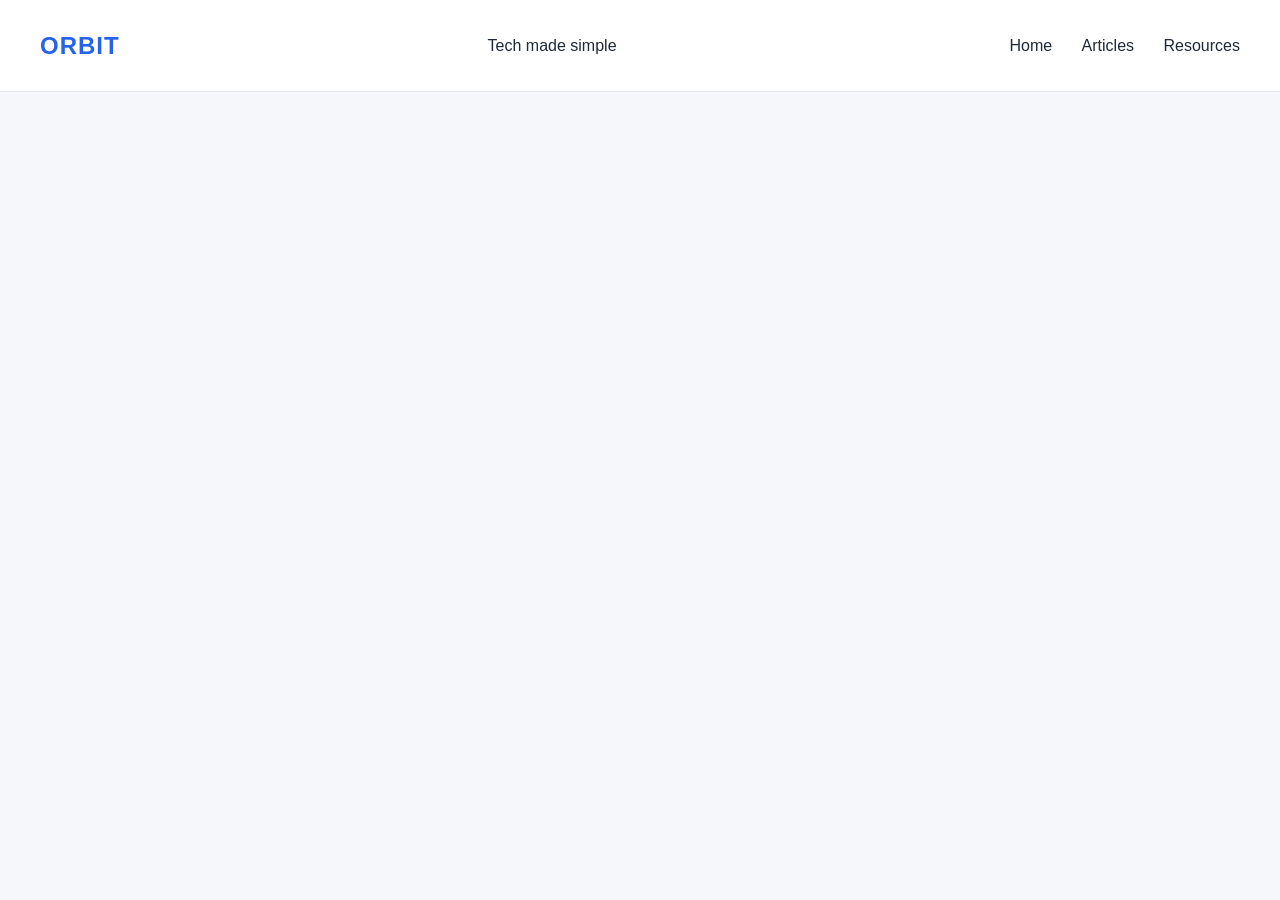
<file: do-i-need-an-antivirus.html>
<!doctype html>
<html lang="en">
  <head>
    <meta charset="UTF-8" />
    <meta name="viewport" content="width=device-width, initial-scale=1.0" />
    <title>Do I need an antivirus? - Orbit</title>
    <link rel="stylesheet" href="../style.css" />
  </head>
  <body>
    <header>
      <div class="logo">ORBIT</div>
      <p>Tech made simple</p>
      <nav>
        <a href="../index.html">Home</a>
        <a href="../articles.html">Articles</a>
        <a href="../resources.html">Resources</a>
      </nav>
    </header>
  </body>
</html>
</file>
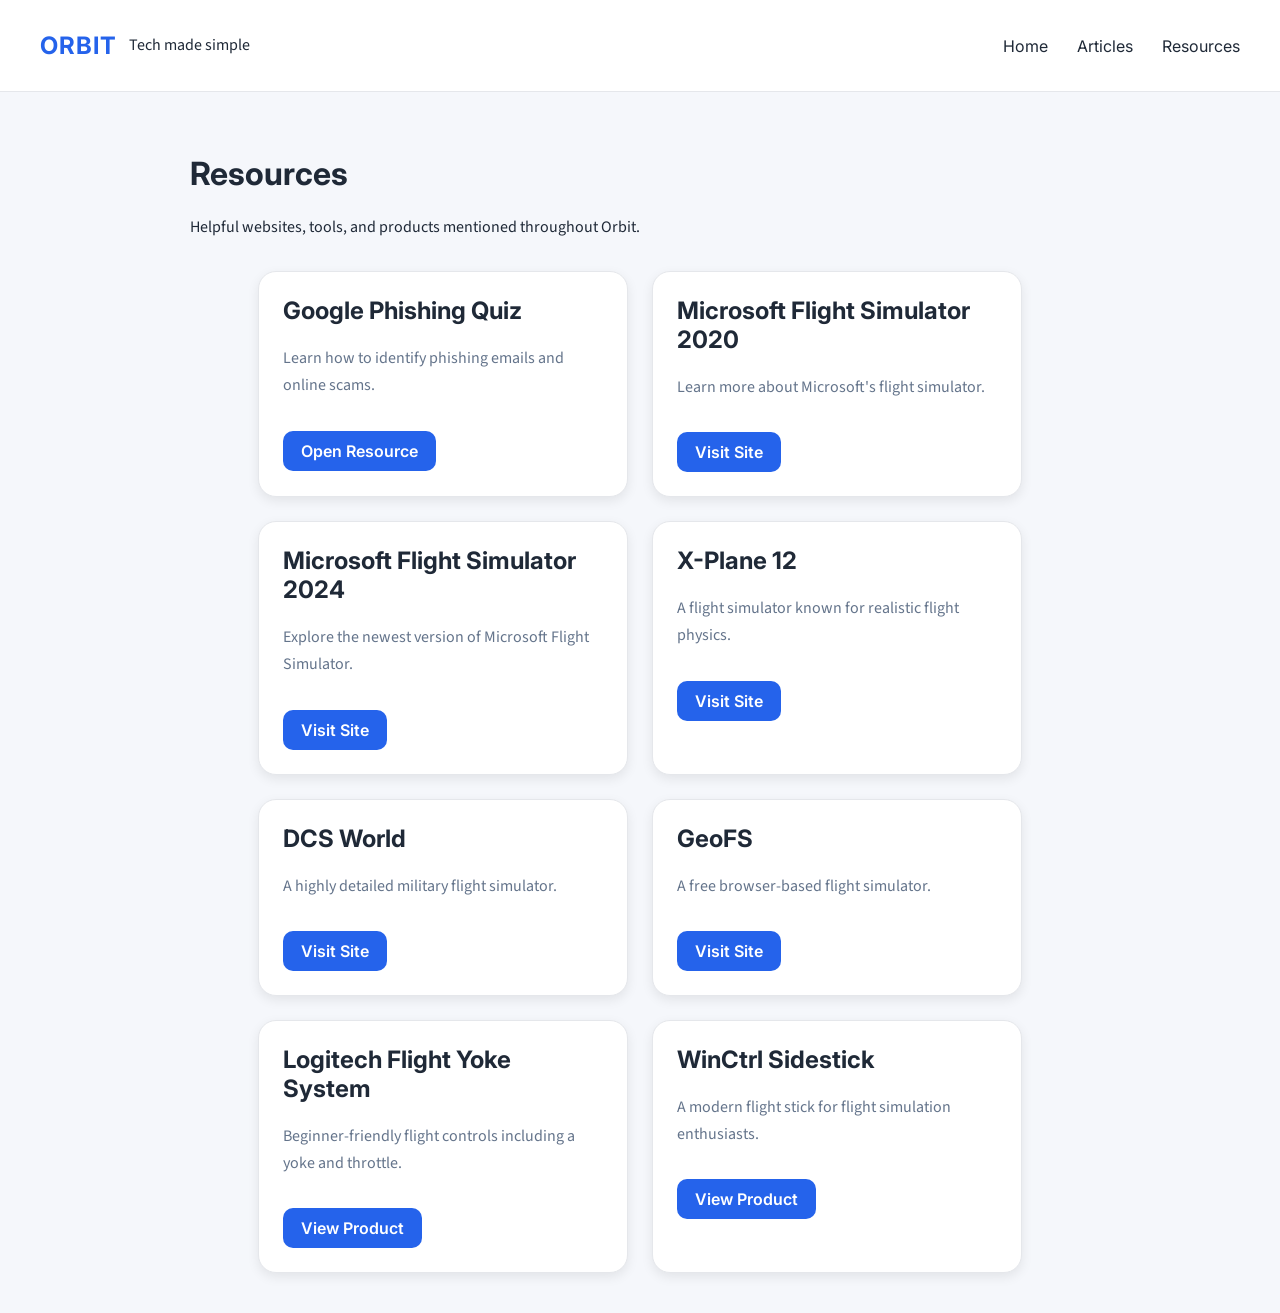
<file: resources.html>
<!doctype html>

<html lang="en">
  <head>
    <meta charset="UTF-8" />
    <meta name="viewport" content="width=device-width, initial-scale=1.0" />
    <title>Resources - ORBIT</title>

    <link rel="stylesheet" href="style.css" />

    <link
      rel="stylesheet"
      href="https://fonts.googleapis.com/css2?family=Inter:wght@400;600;700&family=Source+Sans+3:wght@400;600&display=swap"
    />
  </head>

  <body>
    <header>
      <div class="branding">
        <div class="logo">ORBIT</div>
        <p class="tagline">Tech made simple</p>
      </div>

      <nav>
        <a href="index.html">Home</a>
        <a href="articles.html">Articles</a>
        <a href="resources.html">Resources</a>
      </nav>
    </header>

    <main>
      <h1>Resources</h1>

      <p>Helpful websites, tools, and products mentioned throughout Orbit.</p>

      <div class="resource-grid">
        <div class="resource-card">
          <h2>Google Phishing Quiz</h2>
          <p>Learn how to identify phishing emails and online scams.</p>

          <a
            class="read-more"
            href="https://phishingquiz.withgoogle.com"
            target="_blank"
            rel="noopener noreferrer"
          >
            Open Resource
          </a>
        </div>

        <div class="resource-card">
          <h2>Microsoft Flight Simulator 2020</h2>
          <p>Learn more about Microsoft's flight simulator.</p>

          <a
            class="read-more"
            href="https://www.flightsimulator.com/microsoft-flight-simulator-2020/"
            target="_blank"
            rel="noopener noreferrer"
          >
            Visit Site
          </a>
        </div>

        <div class="resource-card">
          <h2>Microsoft Flight Simulator 2024</h2>
          <p>Explore the newest version of Microsoft Flight Simulator.</p>

          <a
            class="read-more"
            href="https://www.flightsimulator.com/microsoft-flight-simulator-2024/"
            target="_blank"
            rel="noopener noreferrer"
          >
            Visit Site
          </a>
        </div>

        <div class="resource-card">
          <h2>X-Plane 12</h2>
          <p>A flight simulator known for realistic flight physics.</p>

          <a
            class="read-more"
            href="https://www.x-plane.com/"
            target="_blank"
            rel="noopener noreferrer"
          >
            Visit Site
          </a>
        </div>

        <div class="resource-card">
          <h2>DCS World</h2>
          <p>A highly detailed military flight simulator.</p>

          <a
            class="read-more"
            href="https://www.digitalcombatsimulator.com/en/products/world/"
            target="_blank"
            rel="noopener noreferrer"
          >
            Visit Site
          </a>
        </div>

        <div class="resource-card">
          <h2>GeoFS</h2>
          <p>A free browser-based flight simulator.</p>

          <a
            class="read-more"
            href="https://www.geo-fs.com/"
            target="_blank"
            rel="noopener noreferrer"
          >
            Visit Site
          </a>
        </div>

        <div class="resource-card">
          <h2>Logitech Flight Yoke System</h2>
          <p>
            Beginner-friendly flight controls including a yoke and throttle.
          </p>

          <a
            class="read-more"
            href="https://www.logitechg.com/en-us/shop/p/flight-simulator-yoke-system"
            target="_blank"
            rel="noopener noreferrer"
          >
            View Product
          </a>
        </div>

        <div class="resource-card">
          <h2>WinCtrl Sidestick</h2>
          <p>A modern flight stick for flight simulation enthusiasts.</p>

          <a
            class="read-more"
            href="https://ea.winctrl.com/view/goods-details.html?id=556"
            target="_blank"
            rel="noopener noreferrer"
          >
            View Product
          </a>
        </div>
      </div>
    </main>
  </body>
</html>
</file>
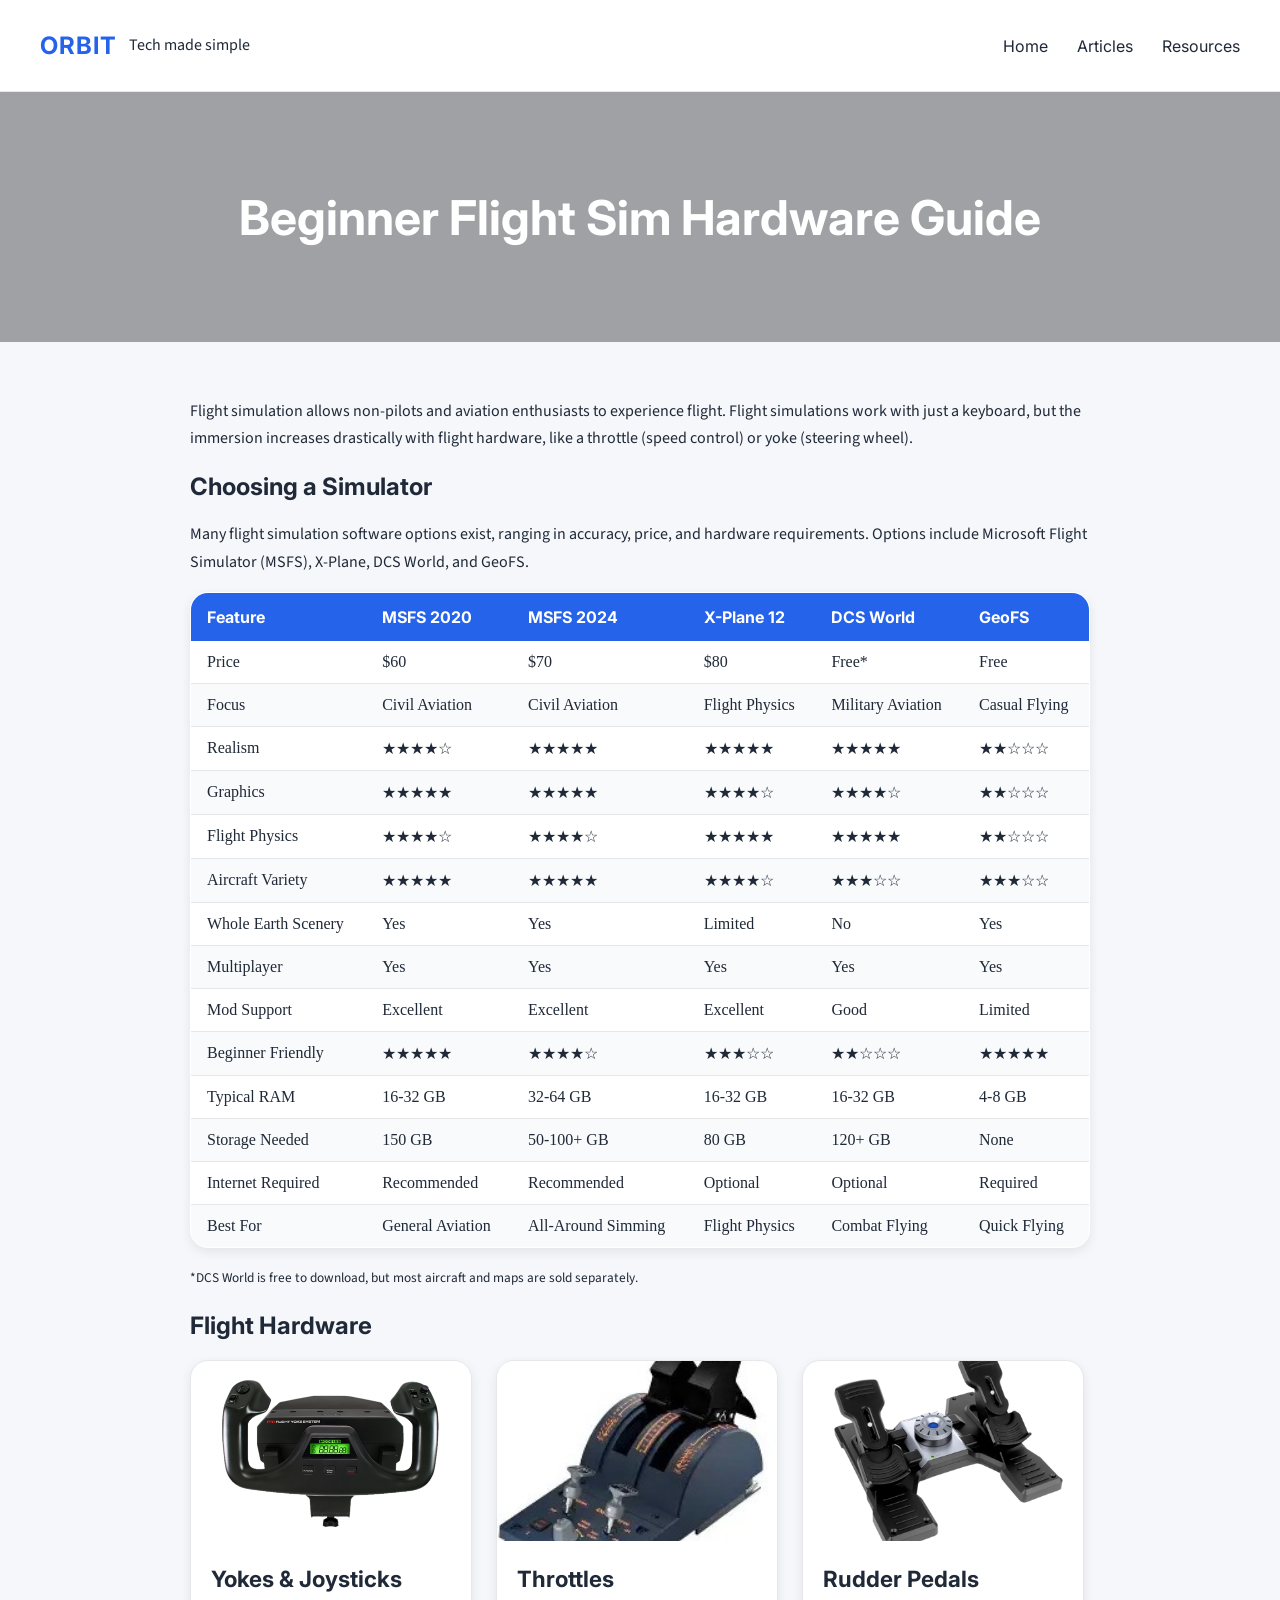
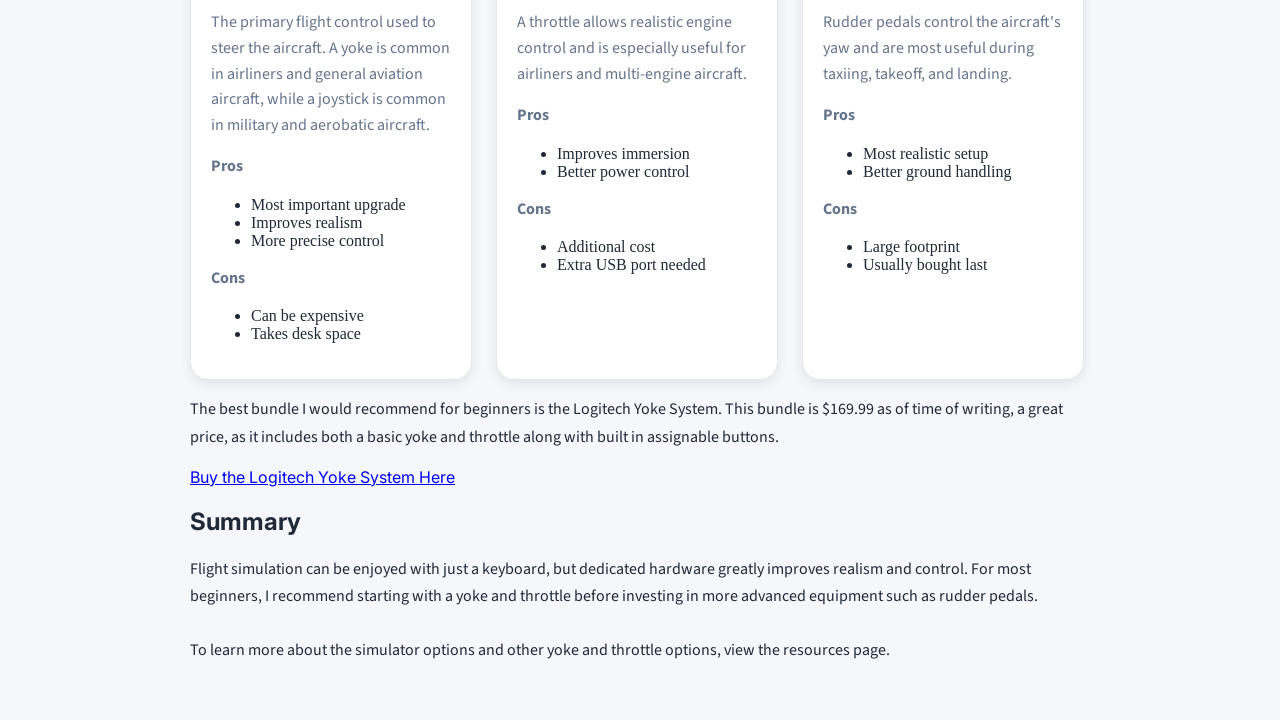
<file: articles/beginner-flight-sim-guide.html>
<!doctype html>
<html lang="en">
  <head>
    <meta charset="UTF-8" />
    <meta name="viewport" content="width=device-width, initial-scale=1.0" />
    <title>Beginner Flight Sim Hardware Guide - Orbit</title>
    <link rel="stylesheet" href="../style.css" />
    <link
      rel="stylesheet"
      href="https://fonts.googleapis.com/css2?family=Inter:wght@400;600;700&family=Source+Sans+3:wght@400;600&display=%22swap%22"
    />
    <style>
      .hero-image {
        background-image: url(https://flightsimulator-forums-cdn.azureedge.net/uploads/default/original/4X/a/7/f/a7f12aef3bd00f9238c9f2d90b08788c78c31af8.jpeg);
      }
    </style>
  </head>
  <body>
    <header>
      <div class="branding">
        <div class="logo">ORBIT</div>
        <p>Tech made simple</p>
      </div>
      <nav>
        <a href="../index.html">Home</a>
        <a href="../articles.html">Articles</a>
        <a href="../resources.html">Resources</a>
      </nav>
    </header>
    <section class="article-hero hero-image">
      <h1 class="article-title">Beginner Flight Sim Hardware Guide</h1>
    </section>
    <main>
      <p>
        Flight simulation allows non-pilots and aviation enthusiasts to
        experience flight. Flight simulations work with just a keyboard, but the
        immersion increases drastically with flight hardware, like a throttle
        (speed control) or yoke (steering wheel).
      </p>

      <h2>Choosing a Simulator</h2>
      <p>
        Many flight simulation software options exist, ranging in accuracy,
        price, and hardware requirements. Options include Microsoft Flight
        Simulator (MSFS), X-Plane, DCS World, and GeoFS.
      </p>
      <table class="sim-table">
        <thead>
          <tr>
            <th>Feature</th>
            <th>MSFS 2020</th>
            <th>MSFS 2024</th>
            <th>X-Plane 12</th>
            <th>DCS World</th>
            <th>GeoFS</th>
          </tr>
        </thead>

        <tbody>
          <tr>
            <td>Price</td>
            <td>$60</td>
            <td>$70</td>
            <td>$80</td>
            <td>Free*</td>
            <td>Free</td>
          </tr>

          <tr>
            <td>Focus</td>
            <td>Civil Aviation</td>
            <td>Civil Aviation</td>
            <td>Flight Physics</td>
            <td>Military Aviation</td>
            <td>Casual Flying</td>
          </tr>

          <tr>
            <td>Realism</td>
            <td>★★★★☆</td>
            <td>★★★★★</td>
            <td>★★★★★</td>
            <td>★★★★★</td>
            <td>★★☆☆☆</td>
          </tr>

          <tr>
            <td>Graphics</td>
            <td>★★★★★</td>
            <td>★★★★★</td>
            <td>★★★★☆</td>
            <td>★★★★☆</td>
            <td>★★☆☆☆</td>
          </tr>

          <tr>
            <td>Flight Physics</td>
            <td>★★★★☆</td>
            <td>★★★★☆</td>
            <td>★★★★★</td>
            <td>★★★★★</td>
            <td>★★☆☆☆</td>
          </tr>

          <tr>
            <td>Aircraft Variety</td>
            <td>★★★★★</td>
            <td>★★★★★</td>
            <td>★★★★☆</td>
            <td>★★★☆☆</td>
            <td>★★★☆☆</td>
          </tr>

          <tr>
            <td>Whole Earth Scenery</td>
            <td>Yes</td>
            <td>Yes</td>
            <td>Limited</td>
            <td>No</td>
            <td>Yes</td>
          </tr>

          <tr>
            <td>Multiplayer</td>
            <td>Yes</td>
            <td>Yes</td>
            <td>Yes</td>
            <td>Yes</td>
            <td>Yes</td>
          </tr>

          <tr>
            <td>Mod Support</td>
            <td>Excellent</td>
            <td>Excellent</td>
            <td>Excellent</td>
            <td>Good</td>
            <td>Limited</td>
          </tr>

          <tr>
            <td>Beginner Friendly</td>
            <td>★★★★★</td>
            <td>★★★★☆</td>
            <td>★★★☆☆</td>
            <td>★★☆☆☆</td>
            <td>★★★★★</td>
          </tr>

          <tr>
            <td>Typical RAM</td>
            <td>16-32 GB</td>
            <td>32-64 GB</td>
            <td>16-32 GB</td>
            <td>16-32 GB</td>
            <td>4-8 GB</td>
          </tr>

          <tr>
            <td>Storage Needed</td>
            <td>150 GB</td>
            <td>50-100+ GB</td>
            <td>80 GB</td>
            <td>120+ GB</td>
            <td>None</td>
          </tr>

          <tr>
            <td>Internet Required</td>
            <td>Recommended</td>
            <td>Recommended</td>
            <td>Optional</td>
            <td>Optional</td>
            <td>Required</td>
          </tr>

          <tr>
            <td>Best For</td>
            <td>General Aviation</td>
            <td>All-Around Simming</td>
            <td>Flight Physics</td>
            <td>Combat Flying</td>
            <td>Quick Flying</td>
          </tr>
        </tbody>
      </table>

      <p>
        <small
          >*DCS World is free to download, but most aircraft and maps are sold
          separately.</small
        >
      </p>

      <h2>Flight Hardware</h2>
      <section class="hardware-grid">
        <div class="hardware-card">
          <img src="../images/yoke.jpg" alt="Flight yoke" />

          <div class="article-content">
            <h2>Yokes & Joysticks</h2>

            <p>
              The primary flight control used to steer the aircraft. A yoke is
              common in airliners and general aviation aircraft, while a
              joystick is common in military and aerobatic aircraft.
            </p>

            <p><strong>Pros</strong></p>
            <ul>
              <li>Most important upgrade</li>
              <li>Improves realism</li>
              <li>More precise control</li>
            </ul>

            <p><strong>Cons</strong></p>
            <ul>
              <li>Can be expensive</li>
              <li>Takes desk space</li>
            </ul>
          </div>
        </div>

        <div class="hardware-card">
          <img src="../images/throttle.jpg" alt="Throttle quadrant" />

          <div class="article-content">
            <h2>Throttles</h2>

            <p>
              A throttle allows realistic engine control and is especially
              useful for airliners and multi-engine aircraft.
            </p>

            <p><strong>Pros</strong></p>
            <ul>
              <li>Improves immersion</li>
              <li>Better power control</li>
            </ul>

            <p><strong>Cons</strong></p>
            <ul>
              <li>Additional cost</li>
              <li>Extra USB port needed</li>
            </ul>
          </div>
        </div>

        <div class="hardware-card">
          <img src="../images/rudder.jpg" alt="Rudder pedals" />

          <div class="article-content">
            <h2>Rudder Pedals</h2>

            <p>
              Rudder pedals control the aircraft's yaw and are most useful
              during taxiing, takeoff, and landing.
            </p>

            <p><strong>Pros</strong></p>
            <ul>
              <li>Most realistic setup</li>
              <li>Better ground handling</li>
            </ul>

            <p><strong>Cons</strong></p>
            <ul>
              <li>Large footprint</li>
              <li>Usually bought last</li>
            </ul>
          </div>
        </div>
      </section>
      <p>
        The best bundle I would recommend for beginners is the Logitech Yoke
        System. This bundle is $169.99 as of time of writing, a great price, as
        it includes both a basic yoke and throttle along with built in
        assignable buttons.
      </p>
      <a
        href="https://www.logitechg.com/en-us/shop/p/flight-simulator-yoke-system"
        >Buy the Logitech Yoke System Here</a
      >

      <h2>Summary</h2>
      <p>
        Flight simulation can be enjoyed with just a keyboard, but dedicated
        hardware greatly improves realism and control. For most beginners, I
        recommend starting with a yoke and throttle before investing in more
        advanced equipment such as rudder pedals. <br /><br />To learn more
        about the simulator options and other yoke and throttle options, view
        the resources page.
      </p>
    </main>
  </body>
</html>
</file>
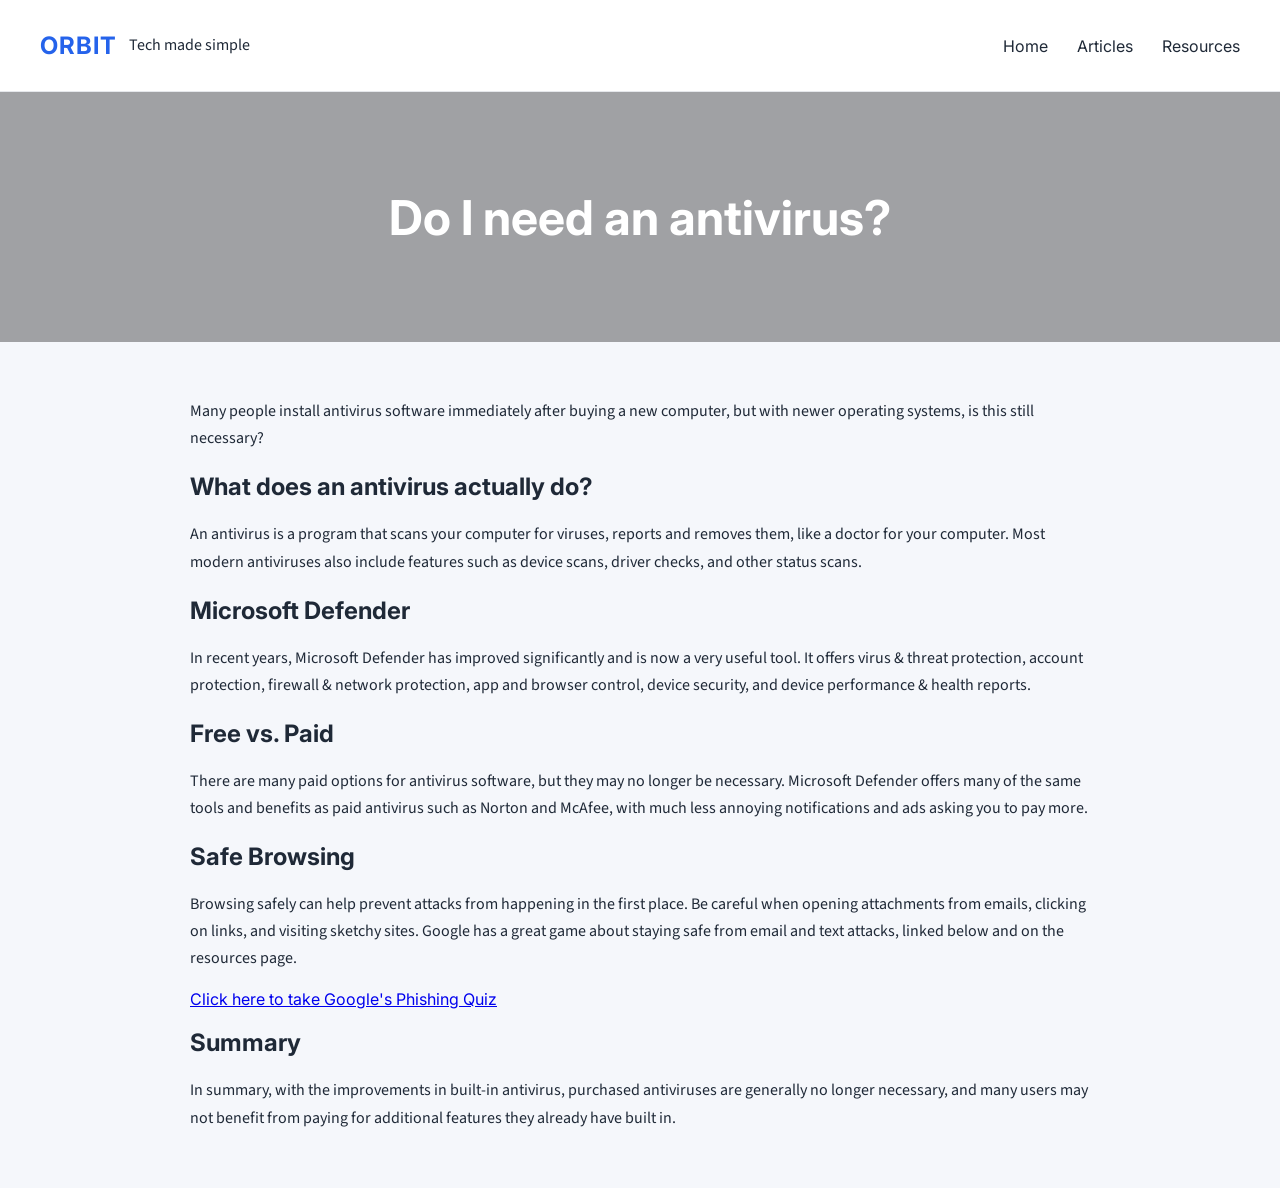
<file: articles/do-i-need-an-antivirus.html>
<!doctype html>
<html lang="en">
  <head>
    <meta charset="UTF-8" />
    <meta name="viewport" content="width=device-width, initial-scale=1.0" />
    <title>Do I need an antivirus? - Orbit</title>
    <link rel="stylesheet" href="../style.css" />
    <link
      rel="stylesheet"
      href="https://fonts.googleapis.com/css2?family=Inter:wght@400;600;700&family=Source+Sans+3:wght@400;600&display=%22swap%22"
    />
    <style>
      .hero-image {
        background-image: url(https://plus.unsplash.com/premium_photo-1714618835760-5b2175ad3249?q=80&w=1189&auto=format&fit=crop&ixlib=rb-4.1.0&ixid=M3wxMjA3fDB8MHxwaG90by1wYWdlfHx8fGVufDB8fHx8fA%3D%3D);
      }
    </style>
  </head>
  <body>
    <header>
      <div class="branding">
        <div class="logo">ORBIT</div>
        <p>Tech made simple</p>
      </div>
      <nav>
        <a href="../index.html">Home</a>
        <a href="../articles.html">Articles</a>
        <a href="../resources.html">Resources</a>
      </nav>
    </header>
    <section class="article-hero hero-image">
      <h1 class="article-title">Do I need an antivirus?</h1>
    </section>
    <main>
      <p>
        Many people install antivirus software immediately after buying a new
        computer, but with newer operating systems, is this still necessary?
      </p>

      <h2>What does an antivirus actually do?</h2>

      <p>
        An antivirus is a program that scans your computer for viruses, reports
        and removes them, like a doctor for your computer. Most modern
        antiviruses also include features such as device scans, driver checks,
        and other status scans.
      </p>

      <h2>Microsoft Defender</h2>
      <p>
        In recent years, Microsoft Defender has improved significantly and is
        now a very useful tool. It offers virus & threat protection, account
        protection, firewall & network protection, app and browser control,
        device security, and device performance & health reports.
      </p>

      <h2>Free vs. Paid</h2>
      <p>
        There are many paid options for antivirus software, but they may no
        longer be necessary. Microsoft Defender offers many of the same tools
        and benefits as paid antivirus such as Norton and McAfee, with much less
        annoying notifications and ads asking you to pay more.
      </p>

      <h2>Safe Browsing</h2>
      <p>
        Browsing safely can help prevent attacks from happening in the first
        place. Be careful when opening attachments from emails, clicking on
        links, and visiting sketchy sites. Google has a great game about staying
        safe from email and text attacks, linked below and on the resources
        page.
      </p>
      <a
        href="https://phishingquiz.withgoogle.com"
        target="_blank"
        rel="noopener noreferer"
        >Click here to take Google's Phishing Quiz
      </a>

      <h2>Summary</h2>
      <p>
        In summary, with the improvements in built-in antivirus, purchased
        antiviruses are generally no longer necessary, and many users may not
        benefit from paying for additional features they already have built in.
      </p>
    </main>
  </body>
</html>
</file>
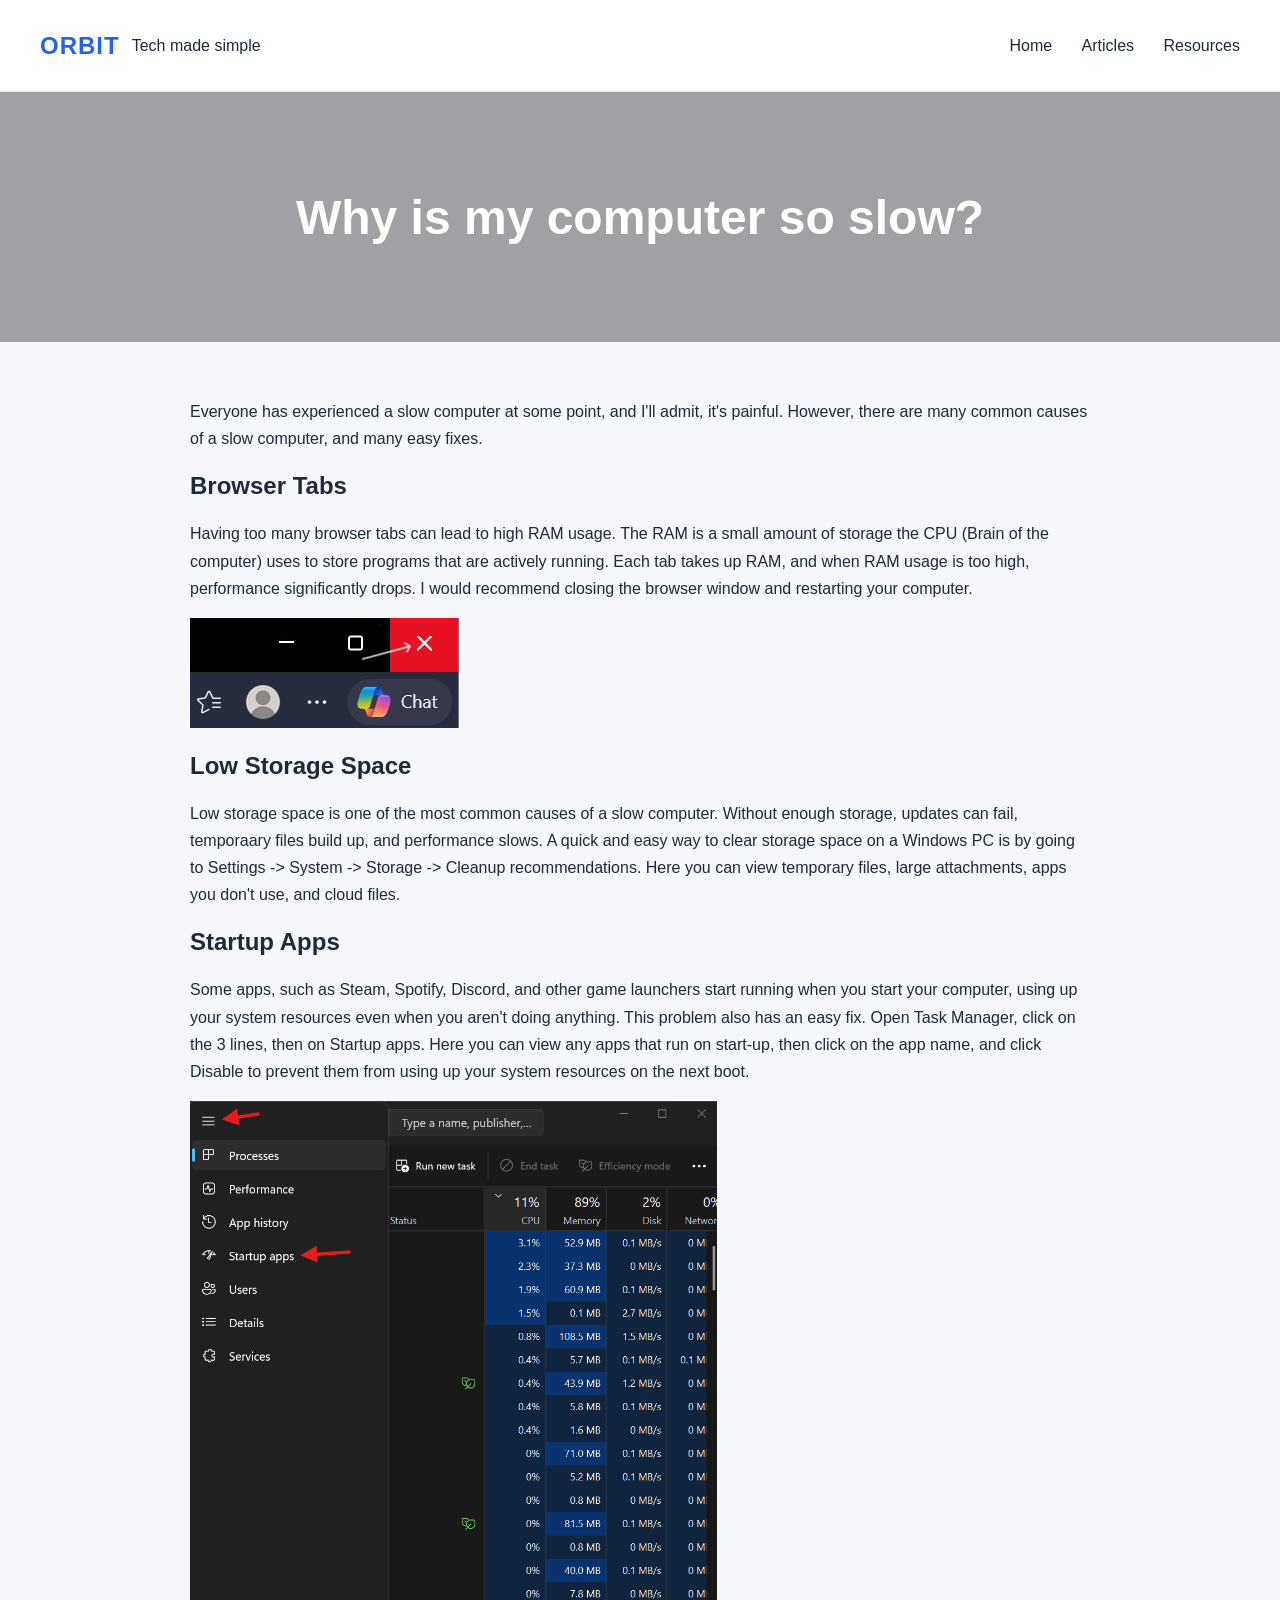
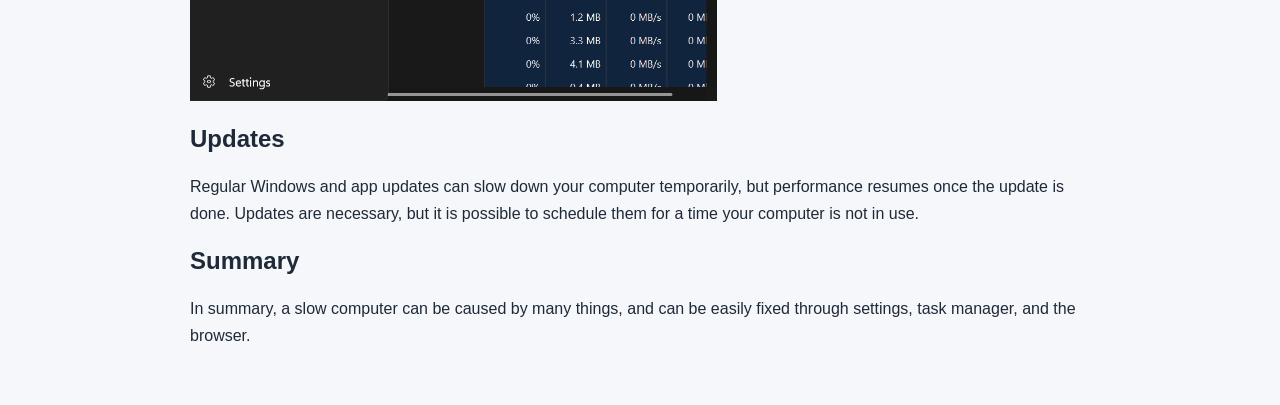
<file: articles/why-is-my-computer-so-slow.html>
<!doctype html>
<html lang="en">
  <head>
    <meta charset="UTF-8" />
    <meta name="viewport" content="width=device-width, initial-scale=1.0" />
    <title>Why is my computer so slow? - Orbit</title>
    <link rel="stylesheet" href="../style.css" />
    <style>
      .hero-image {
        background-image: url(https://images.unsplash.com/photo-1620843002805-05a08cb72f57?w=1000&auto=format&fit=crop&q=60&ixlib=rb-4.1.0&ixid=M3wxMjA3fDB8MHxzZWFyY2h8NHx8dXBkYXRlfGVufDB8fDB8fHww);
      }
    </style>
  </head>
  <body>
    <header>
      <div class="branding">
        <div class="logo">ORBIT</div>
        <p>Tech made simple</p>
      </div>
      <nav>
        <a href="../index.html">Home</a>
        <a href="../articles.html">Articles</a>
        <a href="../resources.html">Resources</a>
      </nav>
    </header>
    <section class="article-hero hero-image">
      <h1 class="article-title">Why is my computer so slow?</h1>
    </section>
    <main>
      <p>
        Everyone has experienced a slow computer at some point, and I'll admit,
        it's painful. However, there are many common causes of a slow computer,
        and many easy fixes.
      </p>

      <h2>Browser Tabs</h2>
      <p>
        Having too many browser tabs can lead to high RAM usage. The RAM is a
        small amount of storage the CPU (Brain of the computer) uses to store
        programs that are actively running. Each tab takes up RAM, and when RAM
        usage is too high, performance significantly drops. I would recommend
        closing the browser window and restarting your computer.
      </p>
      <img src="../images/browser-x.jpg" alt="Cursor over browser x" />

      <h2>Low Storage Space</h2>
      <p>
        Low storage space is one of the most common causes of a slow computer.
        Without enough storage, updates can fail, temporaary files build up, and
        performance slows. A quick and easy way to clear storage space on a
        Windows PC is by going to Settings -> System -> Storage -> Cleanup
        recommendations. Here you can view temporary files, large attachments,
        apps you don't use, and cloud files.
      </p>

      <h2>Startup Apps</h2>
      <p>
        Some apps, such as Steam, Spotify, Discord, and other game launchers
        start running when you start your computer, using up your system
        resources even when you aren't doing anything. This problem also has an
        easy fix. Open Task Manager, click on the 3 lines, then on Startup apps.
        Here you can view any apps that run on start-up, then click on the app
        name, and click Disable to prevent them from using up your system
        resources on the next boot.
      </p>
      <img
        src="../images/task-manager-startup.png"
        alt="Task manager menu"
        height="600px"
      />

      <h2>Updates</h2>
      <p>
        Regular Windows and app updates can slow down your computer temporarily,
        but performance resumes once the update is done. Updates are necessary,
        but it is possible to schedule them for a time your computer is not in
        use.
      </p>

      <h2>Summary</h2>
      <p>
        In summary, a slow computer can be caused by many things, and can be
        easily fixed through settings, task manager, and the browser.
      </p>
    </main>
  </body>
</html>
</file>
<file: style.css>
body {
  margin: 0;
  background-color: #f5f7fb;
  color: #1f2937;
}

/* Typography */

p {
  font-family: "Source Sans 3", sans-serif;
  line-height: 1.7;
}

h1,
h2,
.logo,
nav,
a {
  font-family: "Inter", sans-serif;
}

/* Header */

header {
  background: white;

  border-bottom: 1px solid #e5e7eb;

  padding: 16px 40px;

  display: flex;
  justify-content: space-between;
  align-items: center;

  position: sticky;
  top: 0;

  z-index: 1000;
}

.branding {
  display: flex;
  align-items: center;
  gap: 12px;
}

.logo {
  font-size: 1.5rem;
  font-weight: 700;
  letter-spacing: 1px;

  color: #2563eb;
}

nav a {
  color: #1f2937;
  text-decoration: none;

  margin-left: 25px;

  font-size: 1rem;

  transition: color 0.2s;
}

nav a:hover {
  color: #64748b;
}

/* Hero */

.hero {
  text-align: center;
  padding: 120px 20px;
}

.hero-button {
  display: inline-block;

  background: #2563eb;
  color: white;

  text-decoration: none;

  padding: 14px 28px;

  border-radius: 12px;

  font-size: 1rem;
  font-weight: 600;

  margin-top: 20px;

  transition: all 0.2s ease;
}

.hero-button:hover {
  background: #3b82f6;
  transform: translateY(-2px);
}

/* Homepage Articles */

.articles {
  display: flex;
  justify-content: center;
  gap: 30px;

  flex-wrap: wrap;

  padding: 60px 20px;
}

.article-card {
  background: white;

  width: 320px;

  border-radius: 18px;
  overflow: hidden;

  border: 1px solid #e5e7eb;

  box-shadow: 0 4px 12px rgba(0, 0, 0, 0.08);

  transition: transform 0.2s ease;
}

.article-card:hover {
  transform: translateY(-5px);
}

.article-card img {
  width: 100%;
  height: 180px;

  object-fit: cover;
}

.article-content {
  padding: 20px;
}

.article-content h2 {
  margin-top: 0;
  font-size: 1.4rem;
}

.article-content p {
  color: #64748b;
  line-height: 1.6;
}

.read-more {
  display: inline-block;

  margin-top: 15px;

  color: white;
  background: #2563eb;

  padding: 10px 18px;

  border-radius: 10px;

  text-decoration: none;
  font-weight: 600;

  transition: all 0.2s ease;
}

.read-more:hover {
  background: #3b82f6;
  transform: translateY(-2px);
}

/* Article Hero */

.article-hero {
  height: 250px;

  display: flex;
  align-items: center;
  justify-content: center;

  background-size: cover;
  background-position: center;

  position: relative;
}

.article-hero::before {
  content: "";

  position: absolute;
  inset: 0;

  background: rgba(0, 0, 0, 0.35);
}

.article-title {
  position: relative;

  color: white;

  font-size: 3rem;
  text-align: center;

  padding: 0 20px;
}

/* Article Body */

main {
  max-width: 900px;
  margin: 0 auto;

  padding: 40px 24px;
}

/* Simulator Comparison Table */

.table-wrapper {
  overflow-x: auto;
  margin: 2rem 0;
}

.sim-table {
  width: 100%;

  border-collapse: collapse;

  background: white;

  border: 1px solid #e5e7eb;
  border-radius: 18px;

  overflow: hidden;

  box-shadow: 0 4px 12px rgba(0, 0, 0, 0.08);
}

.sim-table th {
  background: #2563eb;
  color: white;

  text-align: left;

  padding: 14px 16px;

  font-family: "Inter", sans-serif;
}

.sim-table td {
  padding: 12px 16px;

  border-bottom: 1px solid #e5e7eb;
}

.sim-table tr:last-child td {
  border-bottom: none;
}

.sim-table tr:nth-child(even) {
  background: #f8fafc;
}

.sim-table tr:hover {
  background: #eef4ff;
}

.hardware-grid {
  display: flex;
  flex-wrap: wrap;
  gap: 24px;
}

.hardware-card {
  width: 280px;

  background: white;

  border: 1px solid #e5e7eb;
  border-radius: 18px;

  overflow: hidden;

  box-shadow: 0 4px 12px rgba(0, 0, 0, 0.08);
}

.hardware-card img {
  width: 100%;
  height: 180px;
  object-fit: cover;
}

.resource-grid {
  display: flex;
  flex-wrap: wrap;
  gap: 24px;

  justify-content: center;

  margin-top: 30px;
}

.resource-card {
  width: 320px;

  background: white;

  border: 1px solid #e5e7eb;
  border-radius: 18px;

  padding: 24px;

  box-shadow: 0 4px 12px rgba(0, 0, 0, 0.08);
}

.resource-card h2 {
  margin-top: 0;
}

.resource-card p {
  color: #64748b;
}
</file>
